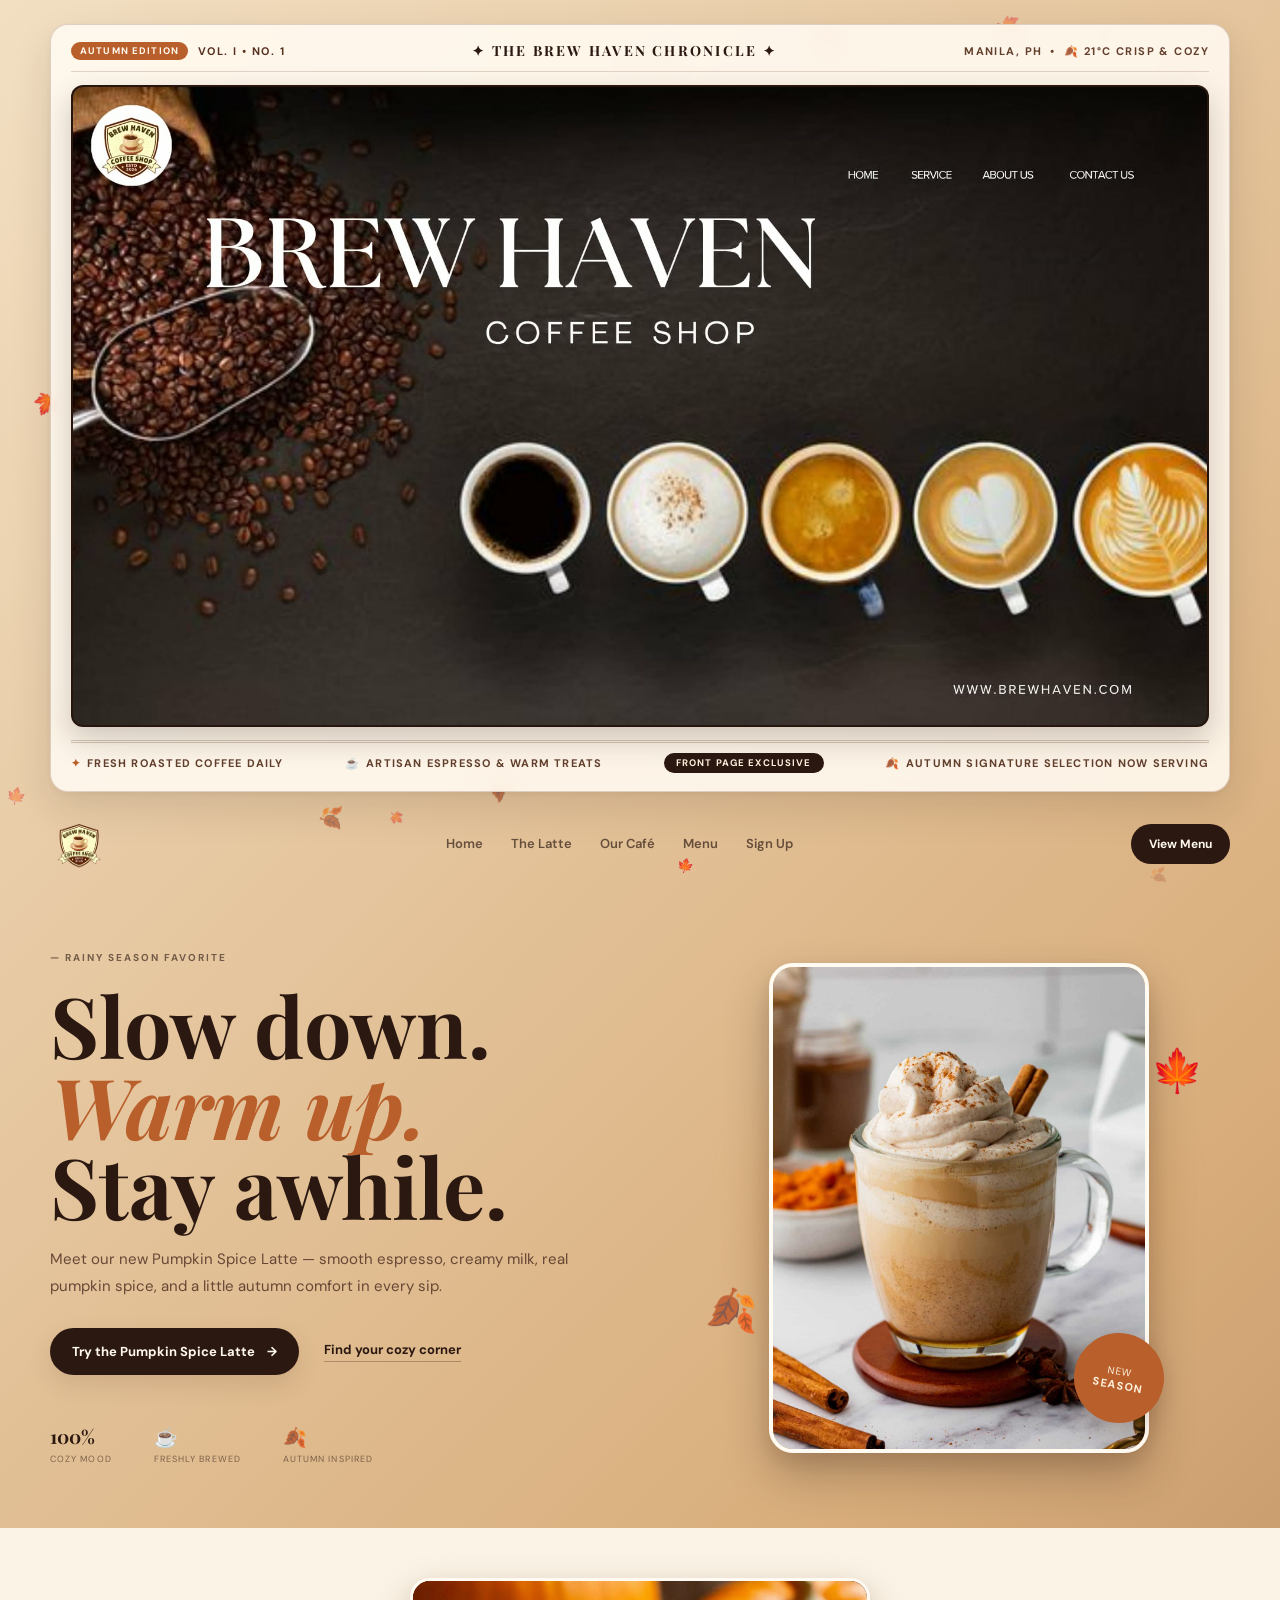
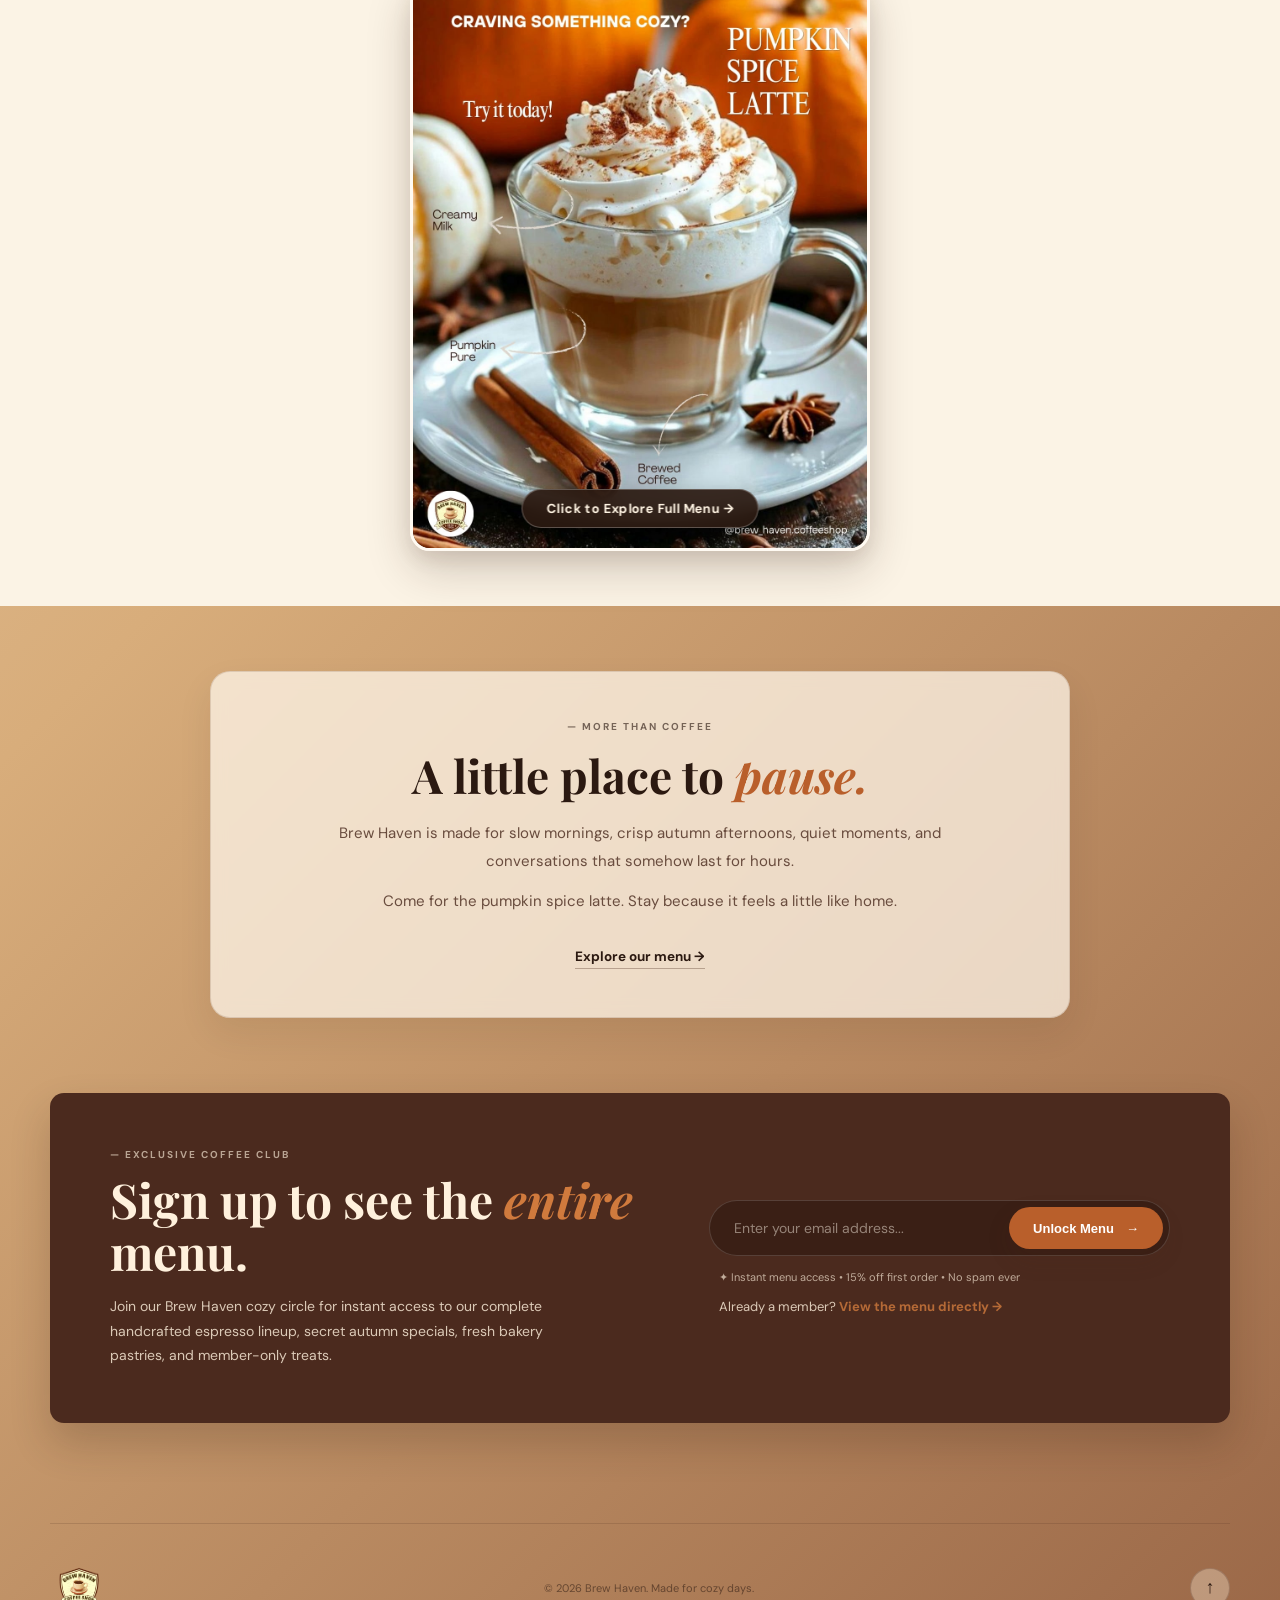
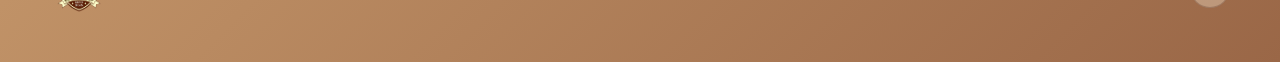
<file: index.html>
<!DOCTYPE html>
<html lang="en">
<head>
<meta charset="UTF-8">
<meta name="viewport" content="width=device-width, initial-scale=1.0">
<title>Brew Haven | Handcrafted Coffee & Autumn Specials</title>
<link rel="stylesheet" href="style.css">
</head>
<body>
<canvas id="autumnCanvas"></canvas>

<!-- Newspaper Masthead Header -->
<header class="newspaper-header-wrap" id="newspaperHeader">
  <div class="newspaper-header reveal visible">
    <div class="newspaper-dateline">
      <div class="newspaper-dateline-edition">
        <span class="dateline-badge">AUTUMN EDITION</span>
        <span>VOL. I • NO. 1</span>
      </div>
      <div class="newspaper-dateline-center">
        ✦ THE BREW HAVEN CHRONICLE ✦
      </div>
      <div class="newspaper-dateline-weather">
        <span>MANILA, PH</span>
        <span>•</span>
        <span>🍂 21°C CRISP & COZY</span>
      </div>
    </div>

    <div class="newspaper-banner-card">
      <img 
        src="newsppapaspapas.jpg" 
        alt="Brew Haven Coffee Shop Newspaper Header - Handcrafted Roasts, Espresso and Autumn Specials" 
        class="newspaper-header-img"
        fetchpriority="high"
        loading="eager"
        width="1920"
        height="1080">
      
      <!-- Interactive Hotspots matching header graphic links -->
      <nav class="newspaper-hotspots" aria-label="Newspaper Quick Navigation">
        <a href="#home" class="hotspot-link hotspot-logo" title="Brew Haven Home"></a>
        <a href="#home" class="hotspot-link hotspot-home" title="Go to Home"></a>
        <a href="#latte" class="hotspot-link hotspot-service" title="Seasonal Specials & The Latte"></a>
        <a href="#cafe" class="hotspot-link hotspot-about" title="About Our Café"></a>
        <a href="#signup" class="hotspot-link hotspot-contact" title="Sign Up / Contact Us"></a>
        <a href="menu.html" class="hotspot-link hotspot-url" title="Explore Full Menu"></a>
      </nav>
    </div>

    <div class="newspaper-subbar">
      <span class="newspaper-subbar-item"><b class="bullet">✦</b> FRESH ROASTED COFFEE DAILY</span>
      <span class="newspaper-subbar-item"><b class="bullet">☕</b> ARTISAN ESPRESSO & WARM TREATS</span>
      <span class="newspaper-subbar-tag">FRONT PAGE EXCLUSIVE</span>
      <span class="newspaper-subbar-item"><b class="bullet">🍂</b> AUTUMN SIGNATURE SELECTION NOW SERVING</span>
    </div>
  </div>
</header>

<header class="navbar">
  <a href="#home" class="logo"><img src="meowlogo-removebg-preview.png" alt="Brew Haven Logo" class="logo-img"></a>
  <button class="menu" id="menu">☰</button>
  <nav id="nav">
    <a href="#home">Home</a><a href="#latte">The Latte</a><a href="#cafe">Our Café</a><a href="menu.html">Menu</a><a href="#signup">Sign Up</a>
  </nav>
  <a href="menu.html" class="nav-btn">View Menu</a>
</header>

<main>
<section class="hero" id="home">
  <div class="hero-text reveal">
    <p class="eyebrow">— RAINY SEASON FAVORITE</p>
    <h1>Slow down.<br><em>Warm up.</em><br>Stay awhile.</h1>
    <p class="description">Meet our new Pumpkin Spice Latte — smooth espresso, creamy milk, real pumpkin spice, and a little autumn comfort in every sip.</p>
    <div class="actions"><a class="btn" href="#latte">Try the Pumpkin Spice Latte <b>→</b></a><a class="link" href="#cafe">Find your cozy corner</a></div>
    <div class="stats"><div><b>100%</b><span>cozy mood</span></div><div><b>☕</b><span>freshly brewed</span></div><div><b>🍂</b><span>autumn inspired</span></div></div>
  </div>

  <div class="drink-area reveal" id="drink">
    <div class="glow"></div>
    <div class="hero-photo-wrapper">
      <img src="pumpkenlate.jpg" alt="Artisan Pumpkin Spice Latte" class="hero-photo">
      <div class="badge">NEW<strong>SEASON</strong></div>
    </div>
    <div class="leaf l1">🍁</div><div class="leaf l2">🍂</div>
  </div>
</section>

<section class="latte-section" id="latte">
  <div class="banner-ad-wrap reveal">
    <a href="menu.html" class="banner-ad-card" title="Click to view our full menu">
      <img src="8c651eeb-def4-443b-80d6-79c53405c2cb.jpg" alt="Pumpkin Spice Latte Banner Ad - Craving something cozy? Try it today! Click to explore our menu." class="banner-ad-image">
      <div class="banner-ad-cta">
        <span>Click to Explore Full Menu <b>→</b></span>
      </div>
    </a>
  </div>
</section>

<section class="cafe" id="cafe">
  <div class="cafe-story-card reveal">
    <p class="eyebrow">— MORE THAN COFFEE</p>
    <h2>A little place to <em>pause.</em></h2>
    <p>Brew Haven is made for slow mornings, crisp autumn afternoons, quiet moments, and conversations that somehow last for hours.</p>
    <p>Come for the pumpkin spice latte. Stay because it feels a little like home.</p>
    <a class="link dark" href="menu.html">Explore our menu →</a>
  </div>
</section>

<section class="signup-section" id="signup">
  <div class="signup-card reveal">
    <div class="signup-content">
      <p class="eyebrow">— EXCLUSIVE COFFEE CLUB</p>
      <h2>Sign up to see the <em>entire</em> menu.</h2>
      <p>Join our Brew Haven cozy circle for instant access to our complete handcrafted espresso lineup, secret autumn specials, fresh bakery pastries, and member-only treats.</p>
    </div>
    <div class="signup-action">
      <form class="signup-form" id="menuSignupForm" action="menu.html">
        <div class="input-row">
          <input type="email" id="signupEmail" placeholder="Enter your email address..." required autocomplete="email">
          <button type="submit" class="btn">Unlock Menu <b>→</b></button>
        </div>
        <p class="signup-note">✦ Instant menu access • 15% off first order • No spam ever</p>
      </form>
      <p class="direct-link">Already a member? <a href="menu.html">View the menu directly →</a></p>
    </div>
  </div>
</section>
</main>

<footer><a href="#home" class="logo"><img src="meowlogo-removebg-preview.png" alt="Brew Haven Logo" class="logo-img"></a><p>© 2026 Brew Haven. Made for cozy days.</p><button id="top">↑</button></footer>
<script src="script.js"></script>
</body>
</html>
</file>
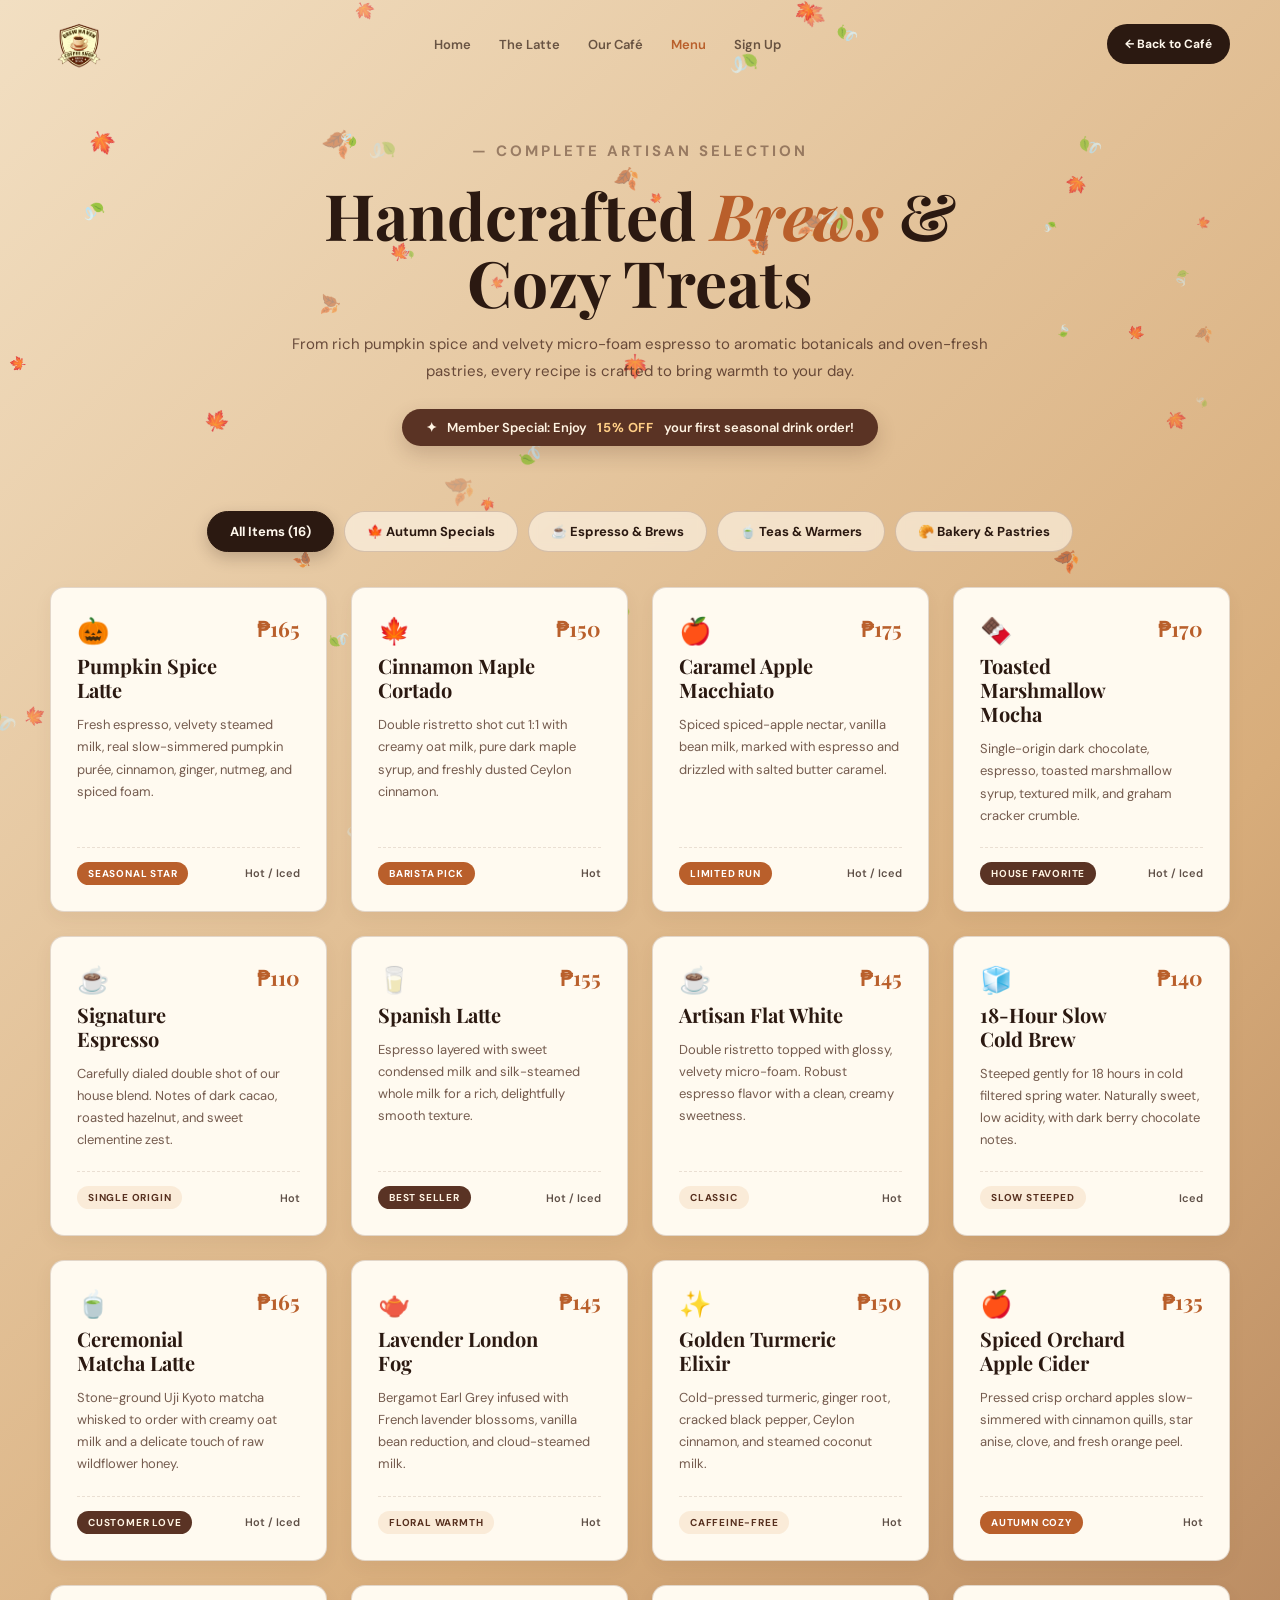
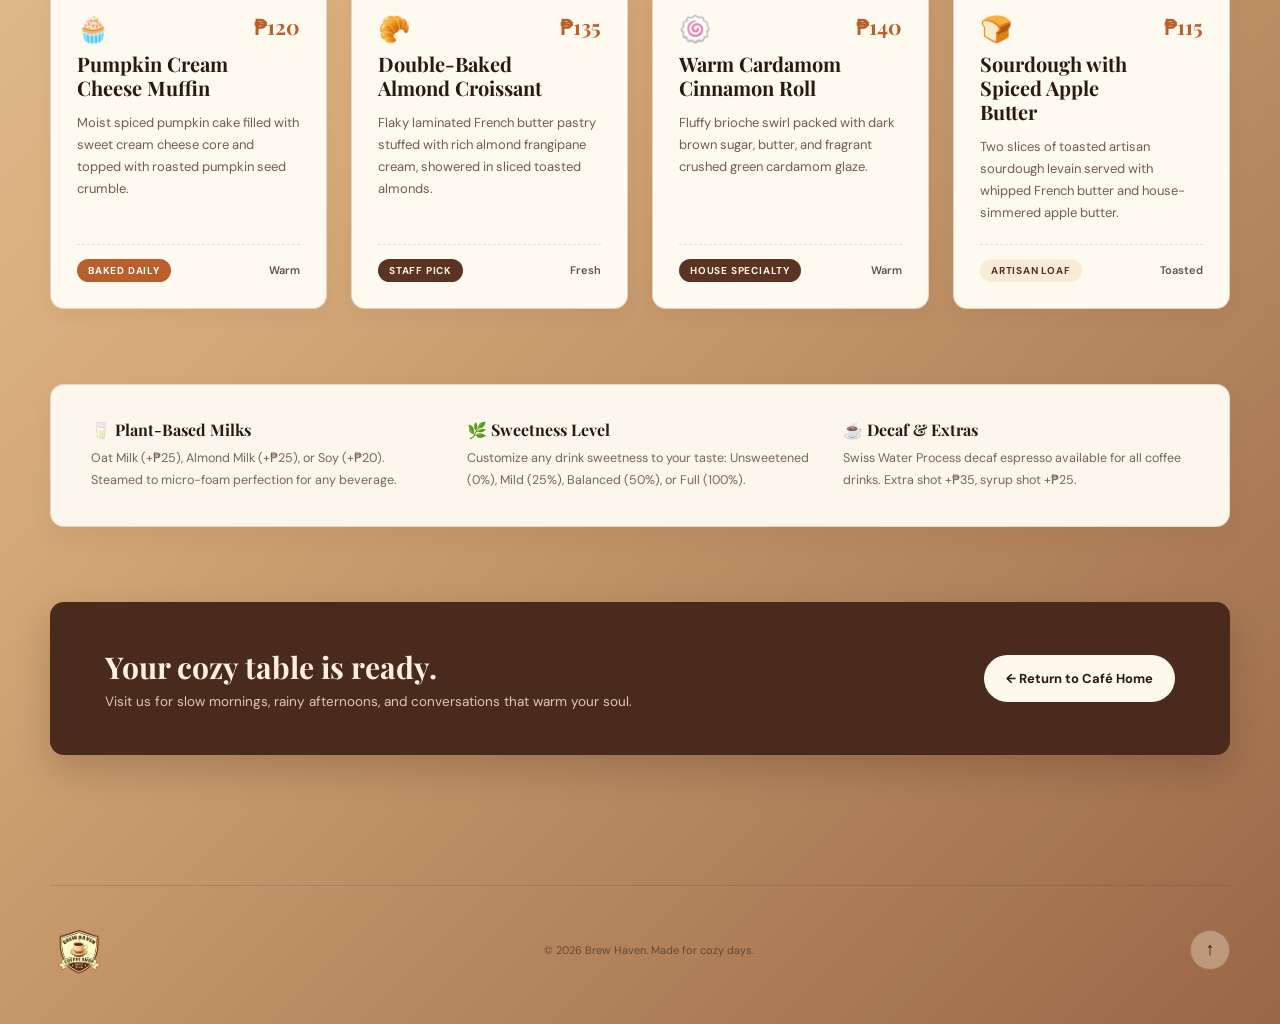
<file: menu.html>
﻿<!DOCTYPE html>
<html lang="en">
<head>
<meta charset="UTF-8">
<meta name="viewport" content="width=device-width, initial-scale=1.0">
<title>Brew Haven | Full Menu & Autumn Specials</title>
<link rel="stylesheet" href="style.css">
</head>
<body class="menu-page">
<canvas id="autumnCanvas"></canvas>

<header class="navbar">
  <a href="index.html#home" class="logo"><img src="meowlogo-removebg-preview.png" alt="Brew Haven Logo" class="logo-img"></a>
  <button class="menu" id="menu">☰</button>
  <nav id="nav">
    <a href="index.html#home">Home</a>
    <a href="index.html#latte">The Latte</a>
    <a href="index.html#cafe">Our Café</a>
    <a href="menu.html" class="active-nav">Menu</a>
    <a href="index.html#signup">Sign Up</a>
  </nav>
  <a href="index.html#home" class="nav-btn">← Back to Café</a>
</header>

<main>
<section class="menu-hero reveal">
  <p class="eyebrow">— COMPLETE ARTISAN SELECTION</p>
  <h1>Handcrafted <em>Brews</em> & Cozy Treats</h1>
  <p>From rich pumpkin spice and velvety micro-foam espresso to aromatic botanicals and oven-fresh pastries, every recipe is crafted to bring warmth to your day.</p>
  <div class="menu-promo-banner">
    <span>✦</span> Member Special: Enjoy <strong>15% OFF</strong> your first seasonal drink order!
  </div>
</section>

<section class="menu-filter-wrap reveal">
  <button class="filter-btn active" data-category="all">All Items (16)</button>
  <button class="filter-btn" data-category="autumn">🍁 Autumn Specials</button>
  <button class="filter-btn" data-category="coffee">☕ Espresso & Brews</button>
  <button class="filter-btn" data-category="tea">🍵 Teas & Warmers</button>
  <button class="filter-btn" data-category="bakery">🥐 Bakery & Pastries</button>
</section>

<section class="menu-grid reveal" id="menuGrid">
  <!-- Autumn Specials -->
  <article class="menu-item" data-category="autumn">
    <div>
      <div class="menu-item-header">
        <div>
          <span class="menu-item-icon">🎃</span>
          <h3 class="menu-item-title">Pumpkin Spice Latte</h3>
        </div>
        <span class="menu-item-price">₱165</span>
      </div>
      <p class="menu-item-desc">Fresh espresso, velvety steamed milk, real slow-simmered pumpkin purée, cinnamon, ginger, nutmeg, and spiced foam.</p>
    </div>
    <div class="menu-item-footer">
      <span class="menu-item-tag seasonal">Seasonal Star</span>
      <span class="menu-item-temp">Hot / Iced</span>
    </div>
  </article>

  <article class="menu-item" data-category="autumn">
    <div>
      <div class="menu-item-header">
        <div>
          <span class="menu-item-icon">🍁</span>
          <h3 class="menu-item-title">Cinnamon Maple Cortado</h3>
        </div>
        <span class="menu-item-price">₱150</span>
      </div>
      <p class="menu-item-desc">Double ristretto shot cut 1:1 with creamy oat milk, pure dark maple syrup, and freshly dusted Ceylon cinnamon.</p>
    </div>
    <div class="menu-item-footer">
      <span class="menu-item-tag seasonal">Barista Pick</span>
      <span class="menu-item-temp">Hot</span>
    </div>
  </article>

  <article class="menu-item" data-category="autumn">
    <div>
      <div class="menu-item-header">
        <div>
          <span class="menu-item-icon">🍎</span>
          <h3 class="menu-item-title">Caramel Apple Macchiato</h3>
        </div>
        <span class="menu-item-price">₱175</span>
      </div>
      <p class="menu-item-desc">Spiced spiced-apple nectar, vanilla bean milk, marked with espresso and drizzled with salted butter caramel.</p>
    </div>
    <div class="menu-item-footer">
      <span class="menu-item-tag seasonal">Limited Run</span>
      <span class="menu-item-temp">Hot / Iced</span>
    </div>
  </article>

  <article class="menu-item" data-category="autumn">
    <div>
      <div class="menu-item-header">
        <div>
          <span class="menu-item-icon">🍫</span>
          <h3 class="menu-item-title">Toasted Marshmallow Mocha</h3>
        </div>
        <span class="menu-item-price">₱170</span>
      </div>
      <p class="menu-item-desc">Single-origin dark chocolate, espresso, toasted marshmallow syrup, textured milk, and graham cracker crumble.</p>
    </div>
    <div class="menu-item-footer">
      <span class="menu-item-tag popular">House Favorite</span>
      <span class="menu-item-temp">Hot / Iced</span>
    </div>
  </article>

  <!-- Espresso & Coffee -->
  <article class="menu-item" data-category="coffee">
    <div>
      <div class="menu-item-header">
        <div>
          <span class="menu-item-icon">☕</span>
          <h3 class="menu-item-title">Signature Espresso</h3>
        </div>
        <span class="menu-item-price">₱110</span>
      </div>
      <p class="menu-item-desc">Carefully dialed double shot of our house blend. Notes of dark cacao, roasted hazelnut, and sweet clementine zest.</p>
    </div>
    <div class="menu-item-footer">
      <span class="menu-item-tag">Single Origin</span>
      <span class="menu-item-temp">Hot</span>
    </div>
  </article>

  <article class="menu-item" data-category="coffee">
    <div>
      <div class="menu-item-header">
        <div>
          <span class="menu-item-icon">🥛</span>
          <h3 class="menu-item-title">Spanish Latte</h3>
        </div>
        <span class="menu-item-price">₱155</span>
      </div>
      <p class="menu-item-desc">Espresso layered with sweet condensed milk and silk-steamed whole milk for a rich, delightfully smooth texture.</p>
    </div>
    <div class="menu-item-footer">
      <span class="menu-item-tag popular">Best Seller</span>
      <span class="menu-item-temp">Hot / Iced</span>
    </div>
  </article>

  <article class="menu-item" data-category="coffee">
    <div>
      <div class="menu-item-header">
        <div>
          <span class="menu-item-icon">☕</span>
          <h3 class="menu-item-title">Artisan Flat White</h3>
        </div>
        <span class="menu-item-price">₱145</span>
      </div>
      <p class="menu-item-desc">Double ristretto topped with glossy, velvety micro-foam. Robust espresso flavor with a clean, creamy sweetness.</p>
    </div>
    <div class="menu-item-footer">
      <span class="menu-item-tag">Classic</span>
      <span class="menu-item-temp">Hot</span>
    </div>
  </article>

  <article class="menu-item" data-category="coffee">
    <div>
      <div class="menu-item-header">
        <div>
          <span class="menu-item-icon">🧊</span>
          <h3 class="menu-item-title">18-Hour Slow Cold Brew</h3>
        </div>
        <span class="menu-item-price">₱140</span>
      </div>
      <p class="menu-item-desc">Steeped gently for 18 hours in cold filtered spring water. Naturally sweet, low acidity, with dark berry chocolate notes.</p>
    </div>
    <div class="menu-item-footer">
      <span class="menu-item-tag">Slow Steeped</span>
      <span class="menu-item-temp">Iced</span>
    </div>
  </article>

  <!-- Teas & Warmers -->
  <article class="menu-item" data-category="tea">
    <div>
      <div class="menu-item-header">
        <div>
          <span class="menu-item-icon">🍵</span>
          <h3 class="menu-item-title">Ceremonial Matcha Latte</h3>
        </div>
        <span class="menu-item-price">₱165</span>
      </div>
      <p class="menu-item-desc">Stone-ground Uji Kyoto matcha whisked to order with creamy oat milk and a delicate touch of raw wildflower honey.</p>
    </div>
    <div class="menu-item-footer">
      <span class="menu-item-tag popular">Customer Love</span>
      <span class="menu-item-temp">Hot / Iced</span>
    </div>
  </article>

  <article class="menu-item" data-category="tea">
    <div>
      <div class="menu-item-header">
        <div>
          <span class="menu-item-icon">🫖</span>
          <h3 class="menu-item-title">Lavender London Fog</h3>
        </div>
        <span class="menu-item-price">₱145</span>
      </div>
      <p class="menu-item-desc">Bergamot Earl Grey infused with French lavender blossoms, vanilla bean reduction, and cloud-steamed milk.</p>
    </div>
    <div class="menu-item-footer">
      <span class="menu-item-tag">Floral Warmth</span>
      <span class="menu-item-temp">Hot</span>
    </div>
  </article>

  <article class="menu-item" data-category="tea">
    <div>
      <div class="menu-item-header">
        <div>
          <span class="menu-item-icon">✨</span>
          <h3 class="menu-item-title">Golden Turmeric Elixir</h3>
        </div>
        <span class="menu-item-price">₱150</span>
      </div>
      <p class="menu-item-desc">Cold-pressed turmeric, ginger root, cracked black pepper, Ceylon cinnamon, and steamed coconut milk.</p>
    </div>
    <div class="menu-item-footer">
      <span class="menu-item-tag">Caffeine-Free</span>
      <span class="menu-item-temp">Hot</span>
    </div>
  </article>

  <article class="menu-item" data-category="tea">
    <div>
      <div class="menu-item-header">
        <div>
          <span class="menu-item-icon">🍎</span>
          <h3 class="menu-item-title">Spiced Orchard Apple Cider</h3>
        </div>
        <span class="menu-item-price">₱135</span>
      </div>
      <p class="menu-item-desc">Pressed crisp orchard apples slow-simmered with cinnamon quills, star anise, clove, and fresh orange peel.</p>
    </div>
    <div class="menu-item-footer">
      <span class="menu-item-tag seasonal">Autumn Cozy</span>
      <span class="menu-item-temp">Hot</span>
    </div>
  </article>

  <!-- Bakery & Pastries -->
  <article class="menu-item" data-category="bakery">
    <div>
      <div class="menu-item-header">
        <div>
          <span class="menu-item-icon">🧁</span>
          <h3 class="menu-item-title">Pumpkin Cream Cheese Muffin</h3>
        </div>
        <span class="menu-item-price">₱120</span>
      </div>
      <p class="menu-item-desc">Moist spiced pumpkin cake filled with sweet cream cheese core and topped with roasted pumpkin seed crumble.</p>
    </div>
    <div class="menu-item-footer">
      <span class="menu-item-tag seasonal">Baked Daily</span>
      <span class="menu-item-temp">Warm</span>
    </div>
  </article>

  <article class="menu-item" data-category="bakery">
    <div>
      <div class="menu-item-header">
        <div>
          <span class="menu-item-icon">🥐</span>
          <h3 class="menu-item-title">Double-Baked Almond Croissant</h3>
        </div>
        <span class="menu-item-price">₱135</span>
      </div>
      <p class="menu-item-desc">Flaky laminated French butter pastry stuffed with rich almond frangipane cream, showered in sliced toasted almonds.</p>
    </div>
    <div class="menu-item-footer">
      <span class="menu-item-tag popular">Staff Pick</span>
      <span class="menu-item-temp">Fresh</span>
    </div>
  </article>

  <article class="menu-item" data-category="bakery">
    <div>
      <div class="menu-item-header">
        <div>
          <span class="menu-item-icon">🍥</span>
          <h3 class="menu-item-title">Warm Cardamom Cinnamon Roll</h3>
        </div>
        <span class="menu-item-price">₱140</span>
      </div>
      <p class="menu-item-desc">Fluffy brioche swirl packed with dark brown sugar, butter, and fragrant crushed green cardamom glaze.</p>
    </div>
    <div class="menu-item-footer">
      <span class="menu-item-tag popular">House Specialty</span>
      <span class="menu-item-temp">Warm</span>
    </div>
  </article>

  <article class="menu-item" data-category="bakery">
    <div>
      <div class="menu-item-header">
        <div>
          <span class="menu-item-icon">🍞</span>
          <h3 class="menu-item-title">Sourdough with Spiced Apple Butter</h3>
        </div>
        <span class="menu-item-price">₱115</span>
      </div>
      <p class="menu-item-desc">Two slices of toasted artisan sourdough levain served with whipped French butter and house-simmered apple butter.</p>
    </div>
    <div class="menu-item-footer">
      <span class="menu-item-tag">Artisan Loaf</span>
      <span class="menu-item-temp">Toasted</span>
    </div>
  </article>
</section>

<section class="menu-notes-banner reveal">
  <div class="menu-note-col">
    <h4>🥛 Plant-Based Milks</h4>
    <p>Oat Milk (+₱25), Almond Milk (+₱25), or Soy (+₱20). Steamed to micro-foam perfection for any beverage.</p>
  </div>
  <div class="menu-note-col">
    <h4>🌿 Sweetness Level</h4>
    <p>Customize any drink sweetness to your taste: Unsweetened (0%), Mild (25%), Balanced (50%), or Full (100%).</p>
  </div>
  <div class="menu-note-col">
    <h4>☕ Decaf & Extras</h4>
    <p>Swiss Water Process decaf espresso available for all coffee drinks. Extra shot +₱35, syrup shot +₱25.</p>
  </div>
</section>

<section class="menu-bottom-cta reveal">
  <div>
    <h3>Your cozy table is ready.</h3>
    <p>Visit us for slow mornings, rainy afternoons, and conversations that warm your soul.</p>
  </div>
  <a href="index.html#home" class="btn light">← Return to Café Home</a>
</section>
</main>

<footer>
  <a href="index.html#home" class="logo"><img src="meowlogo-removebg-preview.png" alt="Brew Haven Logo" class="logo-img"></a>
  <p>© 2026 Brew Haven. Made for cozy days.</p>
  <button id="top">↑</button>
</footer>

<script src="script.js"></script>
</body>
</html>
</file>
<file: style.css>
@import url('https://fonts.googleapis.com/css2?family=DM+Sans:wght@400;500;600;700&family=Playfair+Display:wght@600;700;800&display=swap');
:root{--cream:#f7ead5;--light:#fff8ed;--dark:#2b1911;--brown:#57301f;--pumpkin:#b95f2b;--orange:#d07a3d;--line:#70452e33}*{box-sizing:border-box;margin:0;padding:0}html{scroll-behavior:smooth}body{font-family:'DM Sans',sans-serif;color:var(--dark);background:linear-gradient(135deg,#f2dfc2,#d8ad7b 52%,#9a6747);overflow-x:hidden}#autumnCanvas{position:fixed;inset:0;width:100%;height:100%;z-index:0;pointer-events:none}.navbar,main,footer{position:relative;z-index:2}.navbar{width:min(1180px,calc(100% - 40px));height:88px;margin:auto;display:flex;align-items:center;justify-content:space-between;gap:24px}.logo{display:flex;align-items:center;gap:10px;color:var(--dark);text-decoration:none}.logo-img{height:58px;width:auto;max-width:160px;object-fit:contain;display:block;transition:transform .25s ease}.logo:hover .logo-img{transform:scale(1.04)}.navbar nav a.active-nav{color:var(--pumpkin);opacity:1}.logo>span{width:42px;height:42px;border:1px solid #4b2b1f66;border-radius:50%;display:grid;place-items:center;background:#fff7e955}.logo b{font:700 17px 'Playfair Display',serif;display:block}.logo small{font-size:8px;letter-spacing:.15em;text-transform:uppercase;opacity:.6}.navbar nav{display:flex;gap:28px}.navbar nav a{color:var(--dark);text-decoration:none;font-size:13px;font-weight:600;opacity:.68}.navbar nav a:hover{opacity:1}.nav-btn,.btn{display:inline-flex;align-items:center;justify-content:center;gap:12px;border-radius:50px;text-decoration:none;font-weight:700;transition:.25s}.nav-btn{padding:12px 18px;background:var(--dark);color:var(--light);font-size:12px}.btn{padding:15px 22px;background:var(--dark);color:var(--light);font-size:13px;box-shadow:0 10px 25px #4c2b1b20}.btn:hover,.nav-btn:hover{transform:translateY(-3px);box-shadow:0 15px 30px #4c2b1b35}.btn.light{background:var(--light);color:var(--dark);box-shadow:none}.menu{display:none;border:0;background:none;font-size:26px;color:var(--dark)}.hero{width:min(1180px,calc(100% - 40px));min-height:640px;margin:auto;display:grid;grid-template-columns:1.05fr .95fr;align-items:center;gap:40px}.eyebrow{font-size:10px;letter-spacing:.2em;font-weight:700;opacity:.62}.hero h1{font:700 clamp(54px,7vw,84px)/.96 'Playfair Display',serif;margin:20px 0}.hero h1 em,h2 em{color:var(--pumpkin);font-style:italic}.description{max-width:560px;line-height:1.8;font-size:15px;color:#513326d9}.actions{display:flex;align-items:center;gap:25px;margin-top:28px}.link{color:var(--dark);text-decoration:none;font-size:13px;font-weight:700;border-bottom:1px solid #4c2b1f55;padding-bottom:3px}.stats{display:flex;gap:42px;margin-top:48px}.stats div{display:flex;flex-direction:column;gap:4px}.stats b{font:700 19px 'Playfair Display',serif}.stats span{font-size:9px;text-transform:uppercase;letter-spacing:.12em;opacity:.55}.drink-area{height:530px;position:relative;display:flex;align-items:center;justify-content:center}.hero-photo-wrapper{position:relative;width:min(380px,90vw);height:490px;z-index:3;display:flex;align-items:center;justify-content:center}.hero-photo{width:100%;height:100%;object-fit:cover;border-radius:24px;box-shadow:0 22px 45px rgba(43,25,17,0.28),0 8px 18px rgba(87,48,31,0.12);border:4px solid #fffaf2;transition:transform .4s cubic-bezier(.16,1,.3,1),box-shadow .4s ease}.hero-photo-wrapper:hover .hero-photo{transform:translateY(-8px) scale(1.02);box-shadow:0 30px 55px rgba(43,25,17,0.35),0 12px 24px rgba(87,48,31,0.16)}.hero-photo-wrapper .badge{right:-15px;bottom:30px}.glow{position:absolute;width:390px;height:390px;border-radius:50%;background:#e1a25e66;filter:blur(25px);animation:pulse 5s ease-in-out infinite}.saucer{position:absolute;bottom:100px;width:330px;height:42px;border-radius:50%;background:#5a3022;box-shadow:0 25px 30px #3b211833}.cup{position:relative;width:250px;height:300px;z-index:3}.latte{position:absolute;z-index:5;left:19px;top:0;width:212px;height:70px;border-radius:50%;background:radial-gradient(circle at 50% 55%,#a85b31 0 18%,#d99a62 19% 30%,#71361f 31% 44%,#dca36c 45% 58%,#65311e 59% 100%);border:9px solid #e7c9a5;box-shadow:0 3px 0 #4a271b}.swirl{position:absolute;inset:15px 40px;border:2px solid #f0c89499;border-radius:50%;transform:rotate(-12deg)}.latte i{position:absolute;color:#f4c78d;font-style:normal;font-size:8px}.latte i:nth-of-type(1){left:70px;top:17px}.latte i:nth-of-type(2){left:120px;top:36px}.latte i:nth-of-type(3){left:93px;top:47px}.cup-body{position:absolute;top:37px;width:250px;height:260px;border-radius:15px 15px 60px 60px;background:linear-gradient(90deg,#f4dfbf,#fff3dc 45%,#d9b991);box-shadow:inset -22px 0 30px #7b503020,0 18px 35px #48271922}.cup-logo-img{position:absolute;top:90px;left:50%;transform:translateX(-50%);width:115px;height:115px;object-fit:contain;pointer-events:none;filter:drop-shadow(0 6px 12px rgba(43,25,17,0.18))}.cup-logo{position:absolute;top:115px;left:0;right:0;text-align:center;font:700 19px 'Playfair Display',serif;color:#56301f}.cup-logo small{font-size:9px;letter-spacing:.3em}.handle{position:absolute;right:-62px;top:100px;width:85px;height:100px;border:20px solid #e5c39c;border-left:0;border-radius:0 55px 55px 0}.steam{position:absolute;width:32px;height:105px;border-left:3px solid #fff8e9aa;border-radius:50%;top:65px;z-index:4;filter:blur(1px);animation:steam 3s ease-in-out infinite}.s1{left:45%;}.s2{left:51%;animation-delay:.7s}.s3{left:57%;animation-delay:1.3s}.leaf{position:absolute;font-size:42px;z-index:6;animation:float 4s ease-in-out infinite}.l1{right:5%;top:100px}.l2{left:3%;bottom:135px;animation-delay:1s}.badge{position:absolute;right:2%;bottom:95px;width:90px;height:90px;border-radius:50%;background:var(--pumpkin);color:#fff2df;display:grid;place-content:center;text-align:center;font-size:10px;letter-spacing:.1em;transform:rotate(10deg);z-index:7;box-shadow:0 10px 25px #51281733}.badge strong{font-size:11px}.latte-section{background:var(--paper,#fbf3e5);padding:50px max(20px,calc((100% - 1180px)/2)) 55px}.banner-ad-wrap{display:flex;justify-content:center;align-items:center;width:100%}.banner-ad-card{position:relative;display:block;width:min(460px,90vw);border-radius:20px;overflow:hidden;box-shadow:0 18px 45px rgba(43,25,17,0.2),0 8px 18px rgba(87,48,31,0.1);border:3px solid #fffaf2;text-decoration:none;transition:transform .4s cubic-bezier(.16,1,.3,1),box-shadow .4s ease;cursor:pointer}.banner-ad-card:hover{transform:translateY(-7px) scale(1.015);box-shadow:0 26px 55px rgba(43,25,17,0.28),0 12px 24px rgba(87,48,31,0.15)}.banner-ad-image{width:100%;height:auto;max-height:575px;object-fit:contain;display:block;background:#2b1911;transition:transform .5s ease}.banner-ad-card:hover .banner-ad-image{transform:scale(1.02)}.banner-ad-cta{position:absolute;bottom:20px;left:50%;transform:translateX(-50%);background:rgba(43,25,17,0.92);backdrop-filter:blur(10px);-webkit-backdrop-filter:blur(10px);color:#fff4e3;padding:10px 24px;border-radius:50px;border:1px solid rgba(255,255,255,0.25);font-weight:700;font-size:13px;letter-spacing:.03em;display:inline-flex;align-items:center;gap:8px;white-space:nowrap;box-shadow:0 10px 25px rgba(0,0,0,0.35);transition:all .3s ease;pointer-events:none}.banner-ad-cta b{transition:transform .25s ease}.banner-ad-card:hover .banner-ad-cta{background:var(--pumpkin);color:#fff;box-shadow:0 12px 30px rgba(185,95,43,0.45);transform:translateX(-50%) translateY(-2px)}.banner-ad-card:hover .banner-ad-cta b{transform:translateX(4px)}.heading{text-align:center;max-width:650px;margin:auto}.heading h2,.cafe-story-card h2,.visit h2{font:700 clamp(39px,5vw,60px)/1.05 'Playfair Display',serif;margin:18px 0}.heading>p:last-child{line-height:1.7;color:#634635cc}.cards{display:grid;grid-template-columns:repeat(3,1fr);gap:18px;margin-top:55px}.card{padding:34px;border:1px solid var(--line);background:#fffaf0;border-radius:8px;min-height:220px;transition:.25s}.card:hover{transform:translateY(-7px);box-shadow:var(--shadow)}.card.featured{background:#5a3324;color:#fff4e3;transform:translateY(-12px)}.card.featured:hover{transform:translateY(-18px)}.card>span{font-size:23px;color:var(--pumpkin)}.card h3{font:700 23px 'Playfair Display',serif;margin:22px 0 10px}.card p{font-size:13px;line-height:1.75;opacity:.7}.price{margin-top:45px;padding:30px 34px;background:var(--pumpkin);color:#fff6e8;border-radius:10px;display:grid;grid-template-columns:1fr auto auto;align-items:center;gap:35px;box-shadow:var(--shadow)}.price small{font-size:9px;letter-spacing:.2em;opacity:.7}.price h3{font:700 25px 'Playfair Display',serif;margin:6px 0}.price p{font-size:12px;opacity:.72}.price>strong{font:700 35px 'Playfair Display',serif}.price sup{font-size:15px}.cafe{width:min(860px,calc(100% - 40px));margin:auto;padding:65px 0 75px;display:flex;justify-content:center}.cafe-story-card{background:rgba(255,248,237,0.72);backdrop-filter:blur(8px);-webkit-backdrop-filter:blur(8px);border:1px solid #70452e2a;border-radius:20px;padding:48px 54px;text-align:center;box-shadow:0 15px 35px rgba(43,25,17,0.08);width:100%}.cafe-story-card h2{font:700 clamp(32px,4.5vw,46px)/1.15 'Playfair Display',serif;margin:16px 0 18px}.cafe-story-card>p:not(.eyebrow){font-size:15px;line-height:1.85;color:#513326d9;max-width:620px;margin:12px auto}.cafe-story-card .link.dark{margin-top:20px;display:inline-block;color:var(--dark);font-size:13.5px;font-weight:700;border-bottom:1px solid #4c2b1f55;text-decoration:none;padding-bottom:3px;transition:.2s}.cafe-story-card .link.dark:hover{color:var(--pumpkin);border-color:var(--pumpkin)}.visit{padding:0 20px 100px}.visit-card{width:min(1180px,100%);margin:auto;padding:55px 60px;background:#4b2a1e;color:#fff1dd;border-radius:12px;display:grid;grid-template-columns:1.5fr 1fr auto;gap:45px;align-items:center;box-shadow:var(--shadow)}.visit h2{margin:13px 0;font-size:43px}.visit-copy>p:last-child{max-width:500px;line-height:1.7;opacity:.68;font-size:13px}.hours{border-left:1px solid #fff3df33;padding-left:30px}.hours p{font-size:11px;opacity:.65;margin:10px 0}.hours b{display:block;color:#fff1dd;margin-top:4px;opacity:1}footer{width:min(1180px,calc(100% - 40px));margin:auto;padding:35px 0 45px;border-top:1px solid #4b2b1f2b;display:flex;justify-content:space-between;align-items:center}footer p{font-size:11px;opacity:.55}#top{width:40px;height:40px;border:1px solid #4b2b1f44;border-radius:50%;background:#fff4df55;color:var(--dark);cursor:pointer;font-size:18px}.reveal{opacity:0;transform:translateY(25px);transition:opacity .8s ease,transform .8s ease}.reveal.visible{opacity:1;transform:none}@keyframes steam{0%,100%{transform:translateY(12px) scaleX(.8);opacity:0}45%{opacity:.7}100%{transform:translateY(-35px) scaleX(1.2)}}@keyframes pulse{50%{transform:scale(1.08);opacity:.75}}@keyframes float{50%{transform:translateY(-15px) rotate(8deg)}}.signup-section{padding:0 20px 100px}.signup-card{width:min(1180px,100%);margin:auto;padding:55px 60px;background:#4b2a1e;color:#fff1dd;border-radius:14px;display:grid;grid-template-columns:1.2fr 1fr;gap:45px;align-items:center;box-shadow:0 20px 40px rgba(43,25,17,0.2)}.signup-content h2{font:700 clamp(32px,4vw,48px)/1.1 'Playfair Display',serif;margin:12px 0 16px;color:#fff1dd}.signup-content h2 em{color:var(--orange);font-style:italic}.signup-content p:not(.eyebrow){font-size:14px;line-height:1.75;opacity:.8;max-width:480px}.signup-form{display:flex;flex-direction:column;gap:8px}.input-row{display:flex;gap:10px;background:#3a1f15;padding:6px;border-radius:50px;border:1px solid #ffffff26;transition:.25s}.input-row:focus-within{border-color:var(--orange);box-shadow:0 0 0 3px #d07a3d33}.input-row input{flex:1;background:transparent;border:0;outline:none;padding:12px 18px;color:#fff;font-family:inherit;font-size:14px}.input-row input::placeholder{color:#fff7e977}.input-row .btn{padding:12px 24px;border:0;cursor:pointer;white-space:nowrap;background:var(--pumpkin);color:#fff}.input-row .btn:hover{background:var(--orange)}.signup-note{font-size:11px;opacity:.65;margin-top:6px;padding-left:10px}.direct-link{margin-top:14px;font-size:13px;opacity:.8;padding-left:10px}.direct-link a{color:var(--orange);text-decoration:none;font-weight:700;transition:.2s}.direct-link a:hover{text-decoration:underline;color:#f2dfc2}.menu-page main{padding-bottom:40px}.menu-hero{text-align:center;padding:50px 20px 25px;max-width:760px;margin:auto}.menu-hero h1{font:700 clamp(40px,5.5vw,64px)/1.05 'Playfair Display',serif;margin:16px 0}.menu-hero h1 em{color:var(--pumpkin);font-style:italic}.menu-hero p{font-size:15px;line-height:1.8;color:#513326d9}.menu-promo-banner{margin:24px auto 0;display:inline-flex;align-items:center;gap:10px;background:#5a3324;color:#fff4e3;padding:10px 24px;border-radius:50px;font-size:13px;font-weight:600;box-shadow:0 8px 20px rgba(75,42,30,0.2)}.menu-promo-banner strong{color:#ffcf87;letter-spacing:.05em}.menu-filter-wrap{width:min(1180px,calc(100% - 40px));margin:40px auto 35px;display:flex;justify-content:center;flex-wrap:wrap;gap:10px}.filter-btn{padding:11px 22px;border-radius:30px;border:1px solid #57301f33;background:#fff8ed99;color:var(--dark);font-family:inherit;font-size:13px;font-weight:700;cursor:pointer;transition:.2s;backdrop-filter:blur(4px)}.filter-btn:hover{background:#fff8ed;border-color:var(--pumpkin)}.filter-btn.active{background:var(--dark);color:var(--light);border-color:var(--dark);box-shadow:0 6px 16px rgba(43,25,17,0.22)}.menu-grid{width:min(1180px,calc(100% - 40px));margin:0 auto 75px;display:grid;grid-template-columns:repeat(auto-fill,minmax(265px,1fr));gap:24px}.menu-item{background:#fffaf0;border:1px solid var(--line);border-radius:14px;padding:26px;display:flex;flex-direction:column;justify-content:space-between;transition:transform .25s ease,box-shadow .25s ease;position:relative;box-shadow:0 6px 18px rgba(87,48,31,0.06)}.menu-item:hover{transform:translateY(-6px);box-shadow:0 14px 30px rgba(87,48,31,0.13);border-color:#b95f2b55}.menu-item-header{display:flex;justify-content:space-between;align-items:flex-start;gap:12px;margin-bottom:12px}.menu-item-icon{font-size:26px;margin-bottom:6px;display:inline-block}.menu-item-title{font:700 20px 'Playfair Display',serif;color:var(--dark);line-height:1.2}.menu-item-price{font:700 21px 'Playfair Display',serif;color:var(--pumpkin);white-space:nowrap}.menu-item-desc{font-size:13px;line-height:1.7;color:#513326cc;margin-bottom:20px;flex-grow:1}.menu-item-footer{display:flex;align-items:center;justify-content:space-between;flex-wrap:wrap;gap:8px;border-top:1px dashed #70452e26;padding-top:14px}.menu-item-tag{font-size:10px;font-weight:700;letter-spacing:.08em;text-transform:uppercase;padding:5px 11px;border-radius:20px;background:#e1a25e2b;color:var(--brown)}.menu-item-tag.seasonal{background:var(--pumpkin);color:#fff}.menu-item-tag.popular{background:#5a3324;color:#fff4e3}.menu-item-temp{font-size:11px;font-weight:600;opacity:.75;color:var(--dark)}.menu-notes-banner{width:min(1180px,calc(100% - 40px));margin:0 auto 75px;background:#fdf6ec;border:1px solid #70452e2a;border-radius:14px;padding:34px 40px;display:grid;grid-template-columns:repeat(3,1fr);gap:30px;box-shadow:0 10px 25px rgba(87,48,31,0.06)}.menu-note-col h4{font:700 16px 'Playfair Display',serif;margin-bottom:8px;color:var(--dark);display:flex;align-items:center;gap:6px}.menu-note-col p{font-size:12.5px;line-height:1.75;color:#513326bf}.menu-bottom-cta{width:min(1180px,calc(100% - 40px));margin:0 auto 90px;background:#4b2a1e;color:#fff1dd;border-radius:14px;padding:45px 55px;display:flex;align-items:center;justify-content:space-between;gap:30px;box-shadow:0 15px 35px rgba(43,25,17,0.2)}.menu-bottom-cta h3{font:700 30px 'Playfair Display',serif;margin-bottom:6px}.menu-bottom-cta p{font-size:13.5px;opacity:.8}
/* Newspaper Header / Masthead for First Page */
.newspaper-header-wrap{width:min(1180px,calc(100% - 40px));margin:24px auto 8px;position:relative;z-index:2}
.newspaper-header{background:rgba(255,250,240,0.9);backdrop-filter:blur(12px);-webkit-backdrop-filter:blur(12px);border:1px solid rgba(112,69,46,0.22);border-radius:18px;padding:16px 20px 18px;box-shadow:0 16px 40px rgba(43,25,17,0.12),0 2px 8px rgba(87,48,31,0.05);transition:box-shadow .3s ease}
.newspaper-header:hover{box-shadow:0 22px 50px rgba(43,25,17,0.17),0 4px 12px rgba(87,48,31,0.08)}
.newspaper-dateline{display:flex;align-items:center;justify-content:space-between;gap:16px;padding-bottom:11px;margin-bottom:13px;border-bottom:1px solid rgba(112,69,46,0.2);font-family:'DM Sans',sans-serif;font-size:11px;font-weight:700;letter-spacing:.13em;text-transform:uppercase;color:var(--brown)}
.newspaper-dateline-edition{display:flex;align-items:center;gap:10px}
.dateline-badge{background:var(--pumpkin);color:#fffaf0;padding:3px 9px;border-radius:14px;font-size:9.5px;letter-spacing:.12em}
.newspaper-dateline-center{font-family:'Playfair Display',serif;font-weight:700;font-size:14px;letter-spacing:.16em;color:var(--dark);text-align:center}
.newspaper-dateline-weather{display:flex;align-items:center;gap:8px;font-size:11px;color:#633f2d}
.newspaper-banner-card{position:relative;width:100%;border-radius:12px;overflow:hidden;border:2px solid rgba(87,48,31,0.18);background:#1e110b;box-shadow:0 12px 30px rgba(43,25,17,0.22)}
.newspaper-header-img{width:100%;height:auto;aspect-ratio:16/9;object-fit:cover;display:block;transition:transform .5s cubic-bezier(.16,1,.3,1)}
.newspaper-banner-card:hover .newspaper-header-img{transform:scale(1.012)}
.newspaper-hotspots{position:absolute;inset:0;pointer-events:none}
.hotspot-link{position:absolute;pointer-events:auto;border-radius:6px;transition:background-color .2s ease,box-shadow .2s ease}
.hotspot-link:hover{background-color:rgba(255,255,255,0.12);box-shadow:0 0 0 2px rgba(255,255,255,0.25)}
.hotspot-logo{top:2%;left:1.2%;width:8%;height:16%;border-radius:50%}
.hotspot-home{top:9%;left:67%;width:5.5%;height:6.5%}
.hotspot-service{top:9%;left:73%;width:6.5%;height:6.5%}
.hotspot-about{top:9%;left:80%;width:7%;height:6.5%}
.hotspot-contact{top:9%;left:87.5%;width:8.5%;height:6.5%}
.hotspot-url{bottom:3.5%;right:4.5%;width:22%;height:6%}
.newspaper-subbar{display:flex;align-items:center;justify-content:space-between;flex-wrap:wrap;gap:12px;margin-top:13px;padding-top:10px;border-top:3px double rgba(112,69,46,0.28);font-family:'DM Sans',sans-serif;font-size:11px;font-weight:700;letter-spacing:.11em;text-transform:uppercase;color:#633f2d}
.newspaper-subbar-item{display:inline-flex;align-items:center;gap:6px}
.newspaper-subbar-item .bullet{color:var(--pumpkin);font-style:normal}
.newspaper-subbar-tag{background:var(--dark);color:#fff1dd;padding:4px 12px;border-radius:20px;font-size:9.5px;letter-spacing:.12em;font-weight:700}
@media(max-width:800px){.newspaper-header-wrap{margin:15px auto 5px}.newspaper-header{padding:12px 14px 14px;border-radius:14px}.newspaper-dateline{flex-direction:column;gap:6px;text-align:center;padding-bottom:9px;margin-bottom:10px}.newspaper-dateline-edition,.newspaper-dateline-weather{justify-content:center}.newspaper-subbar{justify-content:center;gap:8px 14px;text-align:center;font-size:10px}.navbar{height:75px}.logo-img{height:46px}.signup-card{grid-template-columns:1fr;padding:40px 28px;gap:25px}.input-row{flex-direction:column;border-radius:16px;padding:12px}.input-row input{padding:8px 10px}.input-row .btn{width:100%;border-radius:50px}.menu-notes-banner{grid-template-columns:1fr;padding:25px 22px;gap:20px}.menu-bottom-cta{flex-direction:column;text-align:center;padding:35px 25px}.navbar nav,.nav-btn{display:none}.menu{display:block}.navbar nav.open{display:flex;position:absolute;top:70px;left:0;right:0;margin:auto;width:calc(100% - 20px);padding:20px;flex-direction:column;background:#f7ead5f5;border-radius:10px;box-shadow:var(--shadow);z-index:20}.hero{grid-template-columns:1fr;padding:55px 0 30px;text-align:center}.hero .eyebrow{justify-content:center}.description{margin:auto}.actions{justify-content:center;flex-wrap:wrap}.stats{justify-content:center;gap:25px}.drink-area{height:480px}.hero-photo-wrapper{width:min(340px,85vw);height:440px}.cards{grid-template-columns:1fr}.card.featured{transform:none}.price{grid-template-columns:1fr;text-align:center;justify-items:center}.cafe{padding:40px 0}.cafe-story-card{padding:34px 22px}.visit-card{grid-template-columns:1fr;padding:40px 30px}.hours{border-left:0;border-top:1px solid #fff3df33;padding:20px 0 0}footer{flex-direction:column;gap:20px;text-align:center}}
@media(max-width:480px){.newspaper-header{padding:10px 10px 12px;border-radius:12px}.newspaper-dateline-center{font-size:12px}.newspaper-dateline{font-size:9.5px}.newspaper-subbar{font-size:9.5px}.newspaper-subbar-tag{display:none}.hero h1{font-size:52px}.logo-img{height:40px}.actions .btn{width:100%}.drink-area{height:420px;margin:10px 0}.hero-photo-wrapper{width:min(290px,88vw);height:380px}.hero-photo-wrapper .badge{right:-5px;bottom:15px;width:75px;height:75px;font-size:9px}.price{padding:28px 20px}.visit h2{font-size:36px}.banner-ad-card{width:min(320px,92vw);border-radius:16px;border-width:2px}.banner-ad-cta{bottom:14px;padding:8px 16px;font-size:11.5px;width:calc(100% - 28px);justify-content:center;white-space:normal;text-align:center}}
</file>
